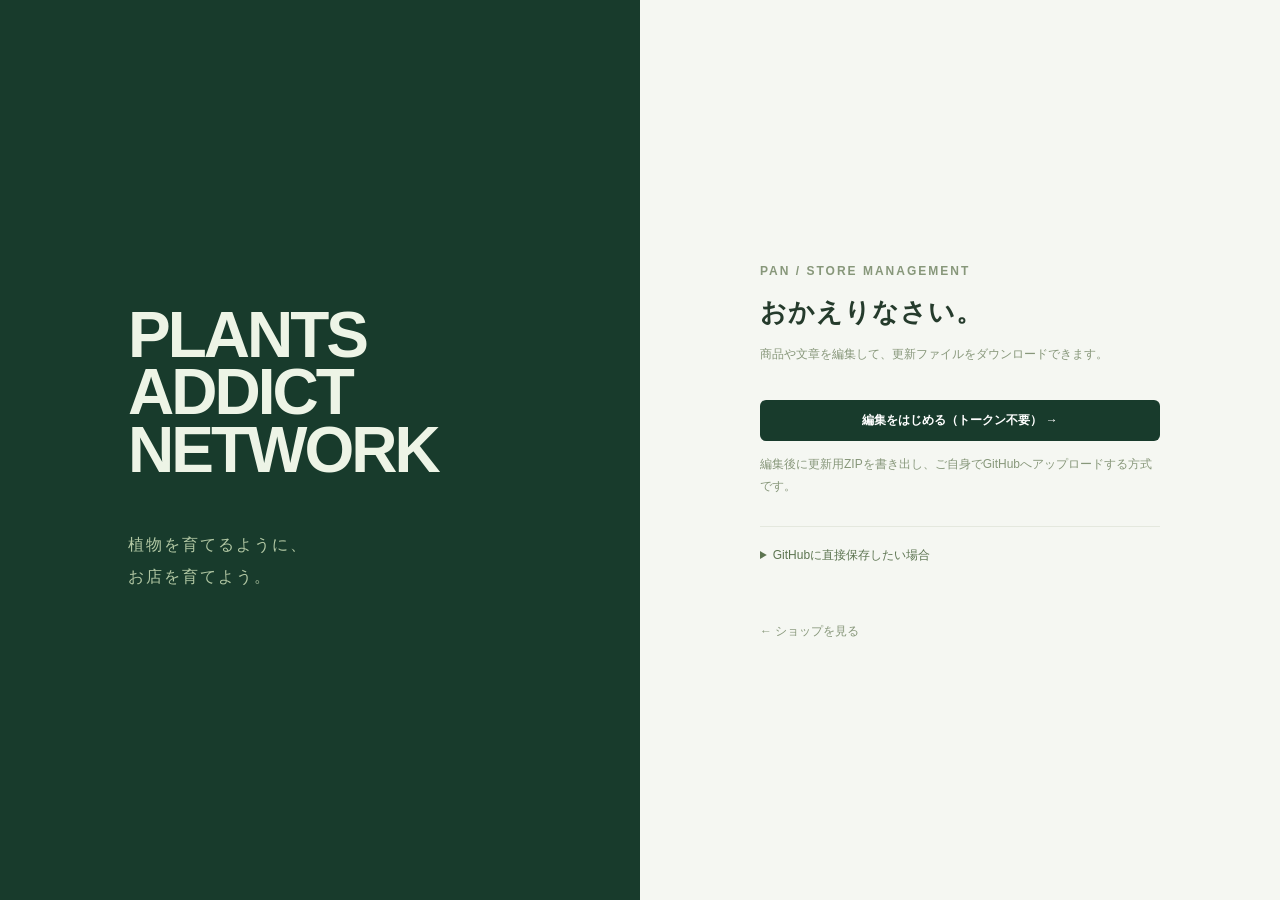
<file: admin/index.html>
<!doctype html><html lang="ja"><head><meta charset="utf-8"><meta name="viewport" content="width=device-width,initial-scale=1"><meta name="robots" content="noindex,nofollow"><meta name="referrer" content="no-referrer"><meta http-equiv="Content-Security-Policy" content="default-src 'self'; script-src 'self'; style-src 'self'; img-src 'self' blob:; connect-src 'self' https://api.github.com; base-uri 'none'; form-action 'none'"><title>管理ページ | PLANTS ADDICT NETWORK</title><link rel="stylesheet" href="./style.css?v=journal-1"><script type="module" src="./app.mjs?v=journal-1"></script></head><body>
<section id="login-view" class="login-view"><div class="login-brand">PLANTS<br>ADDICT<br>NETWORK<span>植物を育てるように、<br>お店を育てよう。</span></div><form id="login-form" class="login-card"><p class="eyebrow">PAN / STORE MANAGEMENT</p><h1>おかえりなさい。</h1><p>商品や文章を編集して、更新ファイルをダウンロードできます。</p><button id="manual-start" type="button" class="primary">編集をはじめる（トークン不要） →</button><p class="help">編集後に更新用ZIPを書き出し、ご自身でGitHubへアップロードする方式です。</p><details class="advanced"><summary>GitHubに直接保存したい場合</summary><p>対象リポジトリの書き込みトークンで接続します。</p><label>GitHub管理用トークン<input id="token" type="password" autocomplete="off" spellcheck="false" required maxlength="1024"></label><p class="help">トークンはこの画面のメモリにのみ保持し、ブラウザやサイトには保存しません。対象リポジトリのみを選択したFine-grained tokenに、Contents: Read and write権限を設定してください。</p><button class="primary" type="submit">管理ページに接続 →</button><p><a href="https://github.com/settings/personal-access-tokens/new" target="_blank" rel="noopener noreferrer">トークンを作成 ↗</a> · <a href="https://github.com/pantaseum22/plants-addict-network/blob/main/README.md" target="_blank" rel="noopener noreferrer">設定ガイド ↗</a></p></details><p id="login-error" role="alert"></p><a href="../">← ショップを見る</a></form></section>
<div id="app" hidden><aside class="sidebar"><a href="../" class="brand">PLANTS<br>ADDICT<br>NETWORK</a><p class="workspace">STORE MANAGEMENT</p><nav aria-label="管理メニュー"><button data-tab="products" class="active">▦ 商品管理 <span id="nav-count">0</span></button><button data-tab="journal">▤ 読みもの <span id="article-count">0</span></button><button data-tab="content">✎ サイトの文章</button><button data-tab="seo">⌕ 検索・公開設定</button></nav><div class="sidebar-bottom"><a href="../" target="_blank" rel="noopener">ショップを見る ↗</a><button id="logout">接続を解除</button><small>PLANTS, PEOPLE, IDEAS.<br>ALL CONNECTED.</small></div></aside>
<div class="main-shell"><header class="topbar"><span>管理ページ / <b id="breadcrumb">商品管理</b></span><div><span id="save-status" role="status">読み込み済み</span><button id="save" class="primary" disabled>更新用ZIPを書き出す</button></div></header><main><p id="mode-note" class="mode-note"></p><section id="export-result" class="export-result" hidden><h2>更新用ZIPを作成しました</h2><p>① ZIPをダウンロード → ② 展開 → ③ 中身をGitHubの同じ階層にアップロード。ZIPのままアップロードしてもサイトは更新されません。</p><a id="export-download" class="primary" download="pan-update.zip">更新用ZIPをダウンロード ↓</a><p class="help">アップロードするまでは、公開サイトの内容は変わりません。</p></section>
<section id="tab-products" class="panel"><div class="heading"><div><p class="eyebrow">YOUR COLLECTION</p><h1>商品管理 <span class="leaf">↗</span></h1><p>植物も、鉢も、アートも。お店のコレクションをここから。</p></div><button id="add-product" class="primary">＋ 商品を追加</button></div><div class="stats"><div><span>登録商品</span><strong id="stat-total">0 <small>items</small></strong></div><div><span>カテゴリー</span><strong>4 <small>categories</small></strong></div><div class="stat-note"><span class="dot"></span><p>現在はデモ掲載モード<br><small>注文・決済は受け付けていません</small></p></div></div><div class="collection"><div class="toolbar"><div class="filters" aria-label="カテゴリー"><button data-filter="all" class="selected">すべて</button><button data-filter="plants">植物</button><button data-filter="pots">鉢</button><button data-filter="apparel">アパレル</button><button data-filter="art">アート</button></div><input id="search" type="search" aria-label="商品名で検索" placeholder="⌕ 商品名で検索"></div><div class="table-scroll"><table><thead><tr><th>商品</th><th>カテゴリー</th><th>価格</th><th>ラベル</th><th>操作</th></tr></thead><tbody id="product-list"></tbody></table></div><p id="empty" hidden>該当する商品はありません。</p><footer class="table-footer"><span id="result-count"></span><span><span id="publish-help">ZIPの中身をGitHubにアップロードすると反映されます</span></span></footer></div><p class="help">✳ 商品写真はJPEG・PNG・WebP（5MB以下）に対応しています。</p></section>
<section id="tab-journal" class="panel" hidden><div class="heading"><div><p class="eyebrow">GROW YOUR JOURNAL</p><h1>読みもの</h1><p>植物との暮らしや、ものづくりのストーリーを届けましょう。</p></div><button id="add-article" class="primary">＋ 記事を追加</button></div><div class="collection"><div class="toolbar"><p class="help">先頭の3件がトップページに表示されます。新しい記事は先頭に追加されます。</p><input id="article-search" type="search" aria-label="記事を検索" placeholder="⌕ タイトルで検索"></div><div class="table-scroll"><table><thead><tr><th>記事</th><th>日付</th><th>操作</th></tr></thead><tbody id="article-list"></tbody></table></div><p id="article-empty" hidden>読みものはまだありません。</p><footer class="table-footer"><span id="article-result-count"></span><span>編集後は右上のボタンで書き出し・保存してください</span></footer></div><p class="help">写真・タイトル・紹介文・本文・日付を編集できます。本文は文章として表示し、入力した改行を保ちます。</p></section>
<section id="tab-content" class="panel" hidden><div class="heading"><div><p class="eyebrow">TELL YOUR STORY</p><h1>サイトの文章</h1><p>あなたのお店らしい言葉を届けましょう。</p></div></div><div class="settings"><label>トップのメッセージ<input id="setting-hero" maxlength="150" required></label><label>ABOUTの文章<textarea id="setting-about" rows="6" maxlength="2000" required></textarea></label><label>お問い合わせメール<input id="setting-contact" type="email" maxlength="254" placeholder="hello@example.com"></label><p class="help">空欄の場合、お問い合わせリンクは表示しません。</p></div></section>
<section id="tab-seo" class="panel" hidden><div class="heading"><div><p class="eyebrow">HELP PEOPLE FIND YOU</p><h1>検索・公開設定</h1><p>植物好きの、まだ見ぬ誰かにつながるために。</p></div></div><div class="settings"><label>検索に表示するタイトル<input id="setting-title" maxlength="100" required></label><label>検索結果の説明文<textarea id="setting-description" maxlength="300" rows="4" required></textarea></label><p class="help">検索エンジンが別の文章を表示する場合もあります。</p><h2>検索結果のプレビュー</h2><div class="search-preview"><small id="preview-url"></small><h3 id="preview-title"></h3><p id="preview-description"></p></div><label>Google Search Consoleの所有権確認コード<input id="setting-googleVerification" maxlength="200" pattern="[A-Za-z0-9_-]*" placeholder="HTMLタグのcontent属性の値"></label><p class="help">Search Consoleの「HTMLタグ」で表示されるcontentの値だけを入力して保存すると、トップページに確認用メタタグを追加できます。</p><h2>公開・検索登録</h2><p id="publish-status"></p><ol><li>商品写真・価格・説明を正式な内容に差し替えます。</li><li>Google Search Consoleで「URLプレフィックス」を選び、サイトURLを登録します。</li><li>所有権を確認し、<code>sitemap.xml</code>を送信します。</li></ol><p class="help">書き出すZIPに商品ページとサイトマップも含まれます。管理ページは検索対象外です。Googleへの掲載・反映時期・順位はGoogle側の判断になります。</p><a class="secondary link-button" href="https://search.google.com/search-console" target="_blank" rel="noopener noreferrer">Google Search Consoleを開く ↗</a></div></section>
</main><footer class="main-footer">PLANTS ADDICT NETWORK <span>育てる楽しみを、つなげていく。</span></footer></div></div>
<dialog id="product-dialog"><form id="product-form"><div class="dialog-heading"><div><p class="eyebrow">COLLECTION / EDIT</p><h2 id="dialog-title">商品を編集</h2></div><button id="close-editor" type="button" class="close" aria-label="閉じる">×</button></div><div class="editor-grid"><div><img id="product-preview" alt="商品写真のプレビュー" width="280" height="308"><label class="upload">写真を変更<input id="product-file" type="file" accept="image/jpeg,image/png,image/webp"></label><p class="help">JPEG・PNG・WebP / 最大5MB</p></div><div><label>商品名<input id="product-name" maxlength="150" required></label><div class="form-row"><label>カテゴリー<select id="product-cat"><option value="plants">植物</option><option value="pots">3Dプリント鉢</option><option value="apparel">アパレル</option><option value="art">アート</option></select></label><label>価格（円）<input id="product-price" type="number" min="0" max="100000000" step="1" required></label></div><label>ラベル<input id="product-tag" maxlength="20" placeholder="NEW / HOT / LIMITED"></label><label>商品説明<textarea id="product-description" maxlength="5000" rows="5"></textarea></label><p class="help">商品ページと検索向けの説明に反映されます。</p></div></div><p id="product-error" role="alert"></p><div class="dialog-footer"><button id="cancel-edit" type="button" class="secondary">キャンセル</button><button id="apply-product" type="submit" class="primary">編集内容を追加</button></div></form></dialog><dialog id="article-dialog"><form id="article-form"><div class="dialog-heading"><div><p class="eyebrow">JOURNAL / EDIT</p><h2 id="article-dialog-title">記事を編集</h2></div><button id="close-article" type="button" class="close" aria-label="閉じる">×</button></div><div class="editor-grid"><div><img id="article-preview" alt="記事写真のプレビュー" width="280" height="215"><label class="upload">写真を変更<input id="article-file" type="file" accept="image/jpeg,image/png,image/webp"></label><p class="help">JPEG・PNG・WebP / 最大5MB</p></div><div><label>タイトル<input id="article-title" maxlength="150" required></label><label>日付<input id="article-date" type="date"></label><label>紹介文<textarea id="article-excerpt" maxlength="300" rows="3"></textarea></label><p class="help">トップのカードと、記事ページの冒頭に表示します。</p></div></div><label>本文<textarea id="article-body" maxlength="50000" rows="14" placeholder="本文を入力してください。改行もそのまま反映されます。"></textarea></label><p class="help">空欄のまま保存すると、記事ページには「記事の本文は準備中です。」と表示されます。</p><p id="article-error" role="alert"></p><div class="dialog-footer"><button id="cancel-article" type="button" class="secondary">キャンセル</button><button id="apply-article" type="submit" class="primary">編集内容を追加</button></div></form></dialog><div id="notice" class="notification" role="status" hidden></div></body></html>
</file>
<file: admin/style.css>
:root{--green:#183b2c;--bg:#f5f7f2;--border:#e4e8de;--muted:#86917c;font-family:-apple-system,BlinkMacSystemFont,'Segoe UI','Noto Sans JP',sans-serif;color:#253b2c;background:var(--bg);font-size:14px}*{box-sizing:border-box}[hidden]{display:none!important}body{margin:0}button,input,textarea,select{font:inherit}button,a{cursor:pointer}button{border:0}a{color:inherit}button:focus-visible,a:focus-visible{outline:3px solid #9ab98b;outline-offset:4px}button:disabled{opacity:.45;cursor:default}input,textarea,select{width:100%;padding:12px 13px;border:1px solid #dce3d5;border-radius:6px;background:#fff;color:var(--green);margin-top:9px}input:focus,textarea:focus,select:focus{outline:2px solid #99b88a}textarea{resize:vertical}label{display:block;font-size:12px;font-weight:600;margin-top:22px}.primary,.secondary{display:inline-flex;align-items:center;justify-content:center;padding:12px 20px;border-radius:6px;font-size:12px;font-weight:600;white-space:nowrap}.primary{background:var(--green);color:white}.primary:hover:enabled{background:#2c573c}.secondary{background:#edf1e6;color:#5a704e}.link-button{text-decoration:none}.sidebar{position:fixed;inset:0 auto 0 0;width:228px;background:#fcfdf9;border-right:1px solid var(--border);display:flex;flex-direction:column}.brand{font-size:24px;line-height:.86;font-weight:900;letter-spacing:-1.5px;text-decoration:none;transform:rotate(-5deg);display:block;margin:40px 28px 28px}.workspace{font-size:9px;color:#95a087;letter-spacing:2px;margin:12px 26px 27px}.sidebar nav{padding:0 13px}.sidebar nav button{display:flex;align-items:center;gap:10px;width:100%;padding:15px 16px;text-align:left;border-radius:6px;background:none;color:#7a886f;margin-bottom:7px;font-size:12px}.sidebar nav button.active{background:#e8efdf;color:#36562c;font-weight:600}#nav-count{margin-left:auto;background:#d8e4cb;padding:3px 7px;border-radius:4px;font-size:10px}.sidebar-bottom{margin-top:auto;padding:28px;display:grid;gap:23px;font-size:12px}.sidebar-bottom a{text-decoration:none}.sidebar-bottom button{background:none;text-align:left;padding:0;color:var(--muted);font-size:12px}.sidebar-bottom small{font-size:9px;color:#a0aa93;letter-spacing:1px;line-height:1.8}.main-shell{margin-left:228px}.topbar{height:78px;display:flex;align-items:center;justify-content:space-between;gap:20px;padding:0 40px;border-bottom:1px solid var(--border);background:#fcfdf9;font-size:11px;color:#8d9780}.topbar b{color:#536649;font-weight:500}.topbar>div{display:flex;align-items:center;gap:18px}#save-status{font-size:10px}main{max-width:1450px;margin:auto;padding:42px 40px;min-height:calc(100vh - 140px)}.eyebrow{color:#8e9a80;letter-spacing:2px;font-size:10px;font-weight:600;margin:0 0 12px}h1{font-size:29px;font-weight:650;letter-spacing:.04em;margin:0 0 13px}h2{font-size:17px}p{line-height:1.9}.heading{display:flex;justify-content:space-between;align-items:center;gap:20px;margin-bottom:32px}.heading p:not(.eyebrow){font-size:12px;color:#8a967d;margin:0}.leaf{display:inline-block;color:#99af83;font-size:29px;transform:rotate(-15deg);margin-left:8px}.stats{display:grid;grid-template-columns:1fr 1fr 1.25fr;gap:16px;margin-bottom:28px}.stats>div{background:#fcfdf9;border:1px solid var(--border);border-radius:9px;padding:24px}.stats span{font-size:11px;color:#859475}.stats strong{display:block;font-size:31px;line-height:1;margin-top:17px;font-weight:550}.stats small{font-size:11px;color:#97a18a;font-weight:400;margin-left:4px}.stats .stat-note{display:flex;align-items:center;gap:13px;background:#edf3e5;border-color:#e2ebd7}.stat-note p{margin:0;font-size:12px;color:#5e7352}.stat-note small{font-size:10px;margin:0}.dot{width:7px;height:7px;flex-shrink:0;background:#779856;border-radius:50%}.collection{background:white;border:1px solid var(--border);border-radius:9px;overflow:hidden}.toolbar{padding:19px 22px;display:flex;align-items:center;justify-content:space-between;gap:20px}.filters{display:flex;gap:4px}.filters button{padding:9px 12px;border-radius:5px;background:none;color:#849375;font-size:11px}.filters button.selected{background:#eef3e6;color:#416133;font-weight:600}.toolbar input{margin:0;width:205px;font-size:11px;padding:10px;background:#fafcf7}.table-scroll{overflow-x:auto}table{width:100%;border-collapse:collapse;text-align:left;white-space:nowrap}th{background:#f8faf4;border-block:1px solid var(--border);padding:14px 22px;color:#93a083;font-size:10px;font-weight:500}td{padding:18px 22px;border-bottom:1px solid #edf1e6;font-size:12px}.product-cell{display:flex;gap:17px;align-items:center;max-width:420px}.product-cell img{width:56px;height:62px;object-fit:cover;background:#eff3e8;border-radius:6px}.product-cell strong{display:block;font-weight:500;white-space:normal;min-width:140px;max-width:270px;line-height:1.7}.product-cell small{display:block;font-size:9px;letter-spacing:1px;color:#a1aa95;margin-top:5px}.category{background:#f0f4e9;color:#82966b;padding:6px 9px;font-size:10px;border-radius:4px}.price{font-weight:600;letter-spacing:.03em}.tag{color:#829d70;font-size:9px;letter-spacing:1px}.actions{display:flex;gap:13px}.actions button{background:none;padding:8px 0;color:#607750;font-size:11px}.actions .delete{color:#ac9c90}.table-footer{display:flex;justify-content:space-between;gap:20px;padding:17px 22px;color:#9ba68c;font-size:10px}.help{font-size:11px;color:#929e84;line-height:1.9}#empty{padding:30px;text-align:center;font-size:12px;color:var(--muted)}.main-footer{padding:23px 40px;display:flex;justify-content:space-between;border-top:1px solid var(--border);font-size:8px;color:#9eaa8d;letter-spacing:1.5px}.settings{max-width:850px;background:white;border:1px solid var(--border);border-radius:9px;padding:8px 32px 30px}.settings h2{font-size:14px;margin-top:32px}.settings ol{font-size:12px;line-height:2.5;padding-left:20px;color:#718162}.search-preview{padding:22px;border:1px solid var(--border);background:#fafcf7;border-radius:6px}.search-preview small{color:#899a79}.search-preview h3{color:#2f639f;font-weight:500;font-size:18px;margin:10px 0}.search-preview p{font-size:12px;color:#6b7b5d;margin:0}#publish-status{font-size:12px;background:#edf3e5;padding:16px;overflow-wrap:anywhere}.login-view{min-height:100vh;display:grid;grid-template-columns:1fr 1fr}.login-brand{background:var(--green);color:#edf4e6;display:flex;flex-direction:column;justify-content:center;padding:10vw;font-size:clamp(32px,5vw,76px);font-weight:900;letter-spacing:-3px;line-height:.9}.login-brand span{font-size:16px;letter-spacing:2px;font-weight:400;line-height:2;margin-top:50px;color:#b1c7a3}.login-card{align-self:center;width:100%;max-width:480px;padding:40px;margin:auto}.login-card h1{font-size:26px}.login-card>p,.login-card a{font-size:12px;color:#87977a}.login-card button{width:100%;margin-top:22px}.login-card #login-error{color:#ac5143;min-height:24px}.login-card a{text-decoration:none}dialog{max-width:850px;width:calc(100% - 32px);max-height:90vh;overflow:auto;border:1px solid var(--border);border-radius:12px;padding:30px;color:#2b402f}dialog::backdrop{background:#183b2c99;backdrop-filter:blur(3px)}.dialog-heading{display:flex;align-items:center;justify-content:space-between}.dialog-heading h2{margin:0}.close{font-size:28px;background:none;color:#7d8e6f}.editor-grid{display:grid;grid-template-columns:260px 1fr;gap:30px;margin-top:16px}#product-preview{width:100%;height:286px;object-fit:cover;border-radius:7px;background:#edf2e6;margin-top:22px}.upload{border:1px dashed #bccdaf;padding:12px;border-radius:6px;color:#7c916a}.upload input{font-size:10px;border:0;padding:5px 0}.form-row{display:grid;grid-template-columns:1fr 1fr;gap:15px}.dialog-footer{display:flex;justify-content:flex-end;gap:10px;border-top:1px solid var(--border);margin-top:20px;padding-top:20px}#product-error{color:#ad5142;font-size:12px}.notification{position:fixed;bottom:24px;right:24px;max-width:440px;background:var(--green);color:white;box-shadow:0 5px 30px #183b2c33;padding:17px 24px;border-radius:7px;font-size:12px;z-index:100}.notification.error{background:#984a3c}@media(max-width:1100px){.sidebar{width:190px}.main-shell{margin-left:190px}main{padding:32px 24px}.topbar{padding:0 24px}.stats{gap:10px}.stats>div{padding:18px}.toolbar{flex-wrap:wrap}td,th{padding:14px 16px}.table-footer{flex-direction:column;gap:7px}}@media(max-width:760px){.sidebar{position:static;width:100%;border-right:0}.brand{font-size:17px;margin:22px}.workspace,.sidebar-bottom{display:none}.sidebar nav{display:flex;padding-bottom:8px}.sidebar nav button{flex:1;width:auto;font-size:11px;padding:12px 7px;margin:0}#nav-count{display:none}.main-shell{margin:0}.topbar{height:auto;min-height:75px;padding:15px 20px;gap:12px;flex-wrap:wrap}.topbar>div{gap:10px}main{padding:28px 18px}.heading{align-items:flex-start;gap:12px}.heading h1{font-size:25px}.heading .primary{font-size:10px;padding:12px}.heading p:not(.eyebrow){font-size:10px}.stats{grid-template-columns:1fr 1fr}.stats .stat-note{grid-column:1/-1;padding:14px 18px}.stats strong{font-size:25px}.toolbar{padding:14px;gap:12px}.filters{gap:2px}.filters button{padding:8px 10px;font-size:10px}.toolbar input{width:100%}.main-footer{padding:20px}.main-footer span{display:none}.settings{padding:5px 20px 20px}.editor-grid{grid-template-columns:1fr}.editor-grid>div:first-child{display:grid;grid-template-columns:100px 1fr;gap:15px;align-items:center}#product-preview{width:100px;height:110px;margin:0}.editor-grid>div:first-child>.help{grid-column:1/-1;margin:0}dialog{padding:23px}.login-view{grid-template-columns:1fr}.login-brand{padding:35px;font-size:36px}.login-brand span{display:none}.login-card{padding:35px}.notification{left:18px;right:18px;bottom:18px}}

.advanced{margin:28px 0 22px;border-top:1px solid var(--border);padding-top:20px}.advanced summary{font-size:12px;cursor:pointer;color:#5c7450}.mode-note{padding:14px 18px;background:#e8efdf;color:#5d724f;font-size:12px;border-radius:7px;margin:0 0 30px}.download-link{color:inherit;text-decoration:underline;font-weight:600;display:inline-block;margin-top:8px}

.export-result{background:white;border:1px solid #a6bd93;border-radius:9px;padding:24px;margin-bottom:30px}.export-result h2{margin-top:0}.export-result p{font-size:12px}

#article-count{margin-left:auto;background:#d8e4cb;padding:3px 7px;border-radius:4px;font-size:10px}#article-preview{width:100%;height:215px;object-fit:cover;border-radius:7px;background:#edf2e6;margin-top:22px}#article-error{color:#ad5142;font-size:12px}#article-empty{padding:30px;text-align:center;font-size:12px;color:var(--muted)}.sidebar nav{overflow-y:auto}.article-meta{font-size:11px;color:#849375}@media(max-width:760px){.sidebar nav{overflow-x:auto;flex-wrap:wrap;gap:4px}.sidebar nav button{flex:1 1 calc(50% - 4px);justify-content:flex-start}#article-count{display:none}#article-preview{width:100px;height:80px;margin:0}}
</file>
